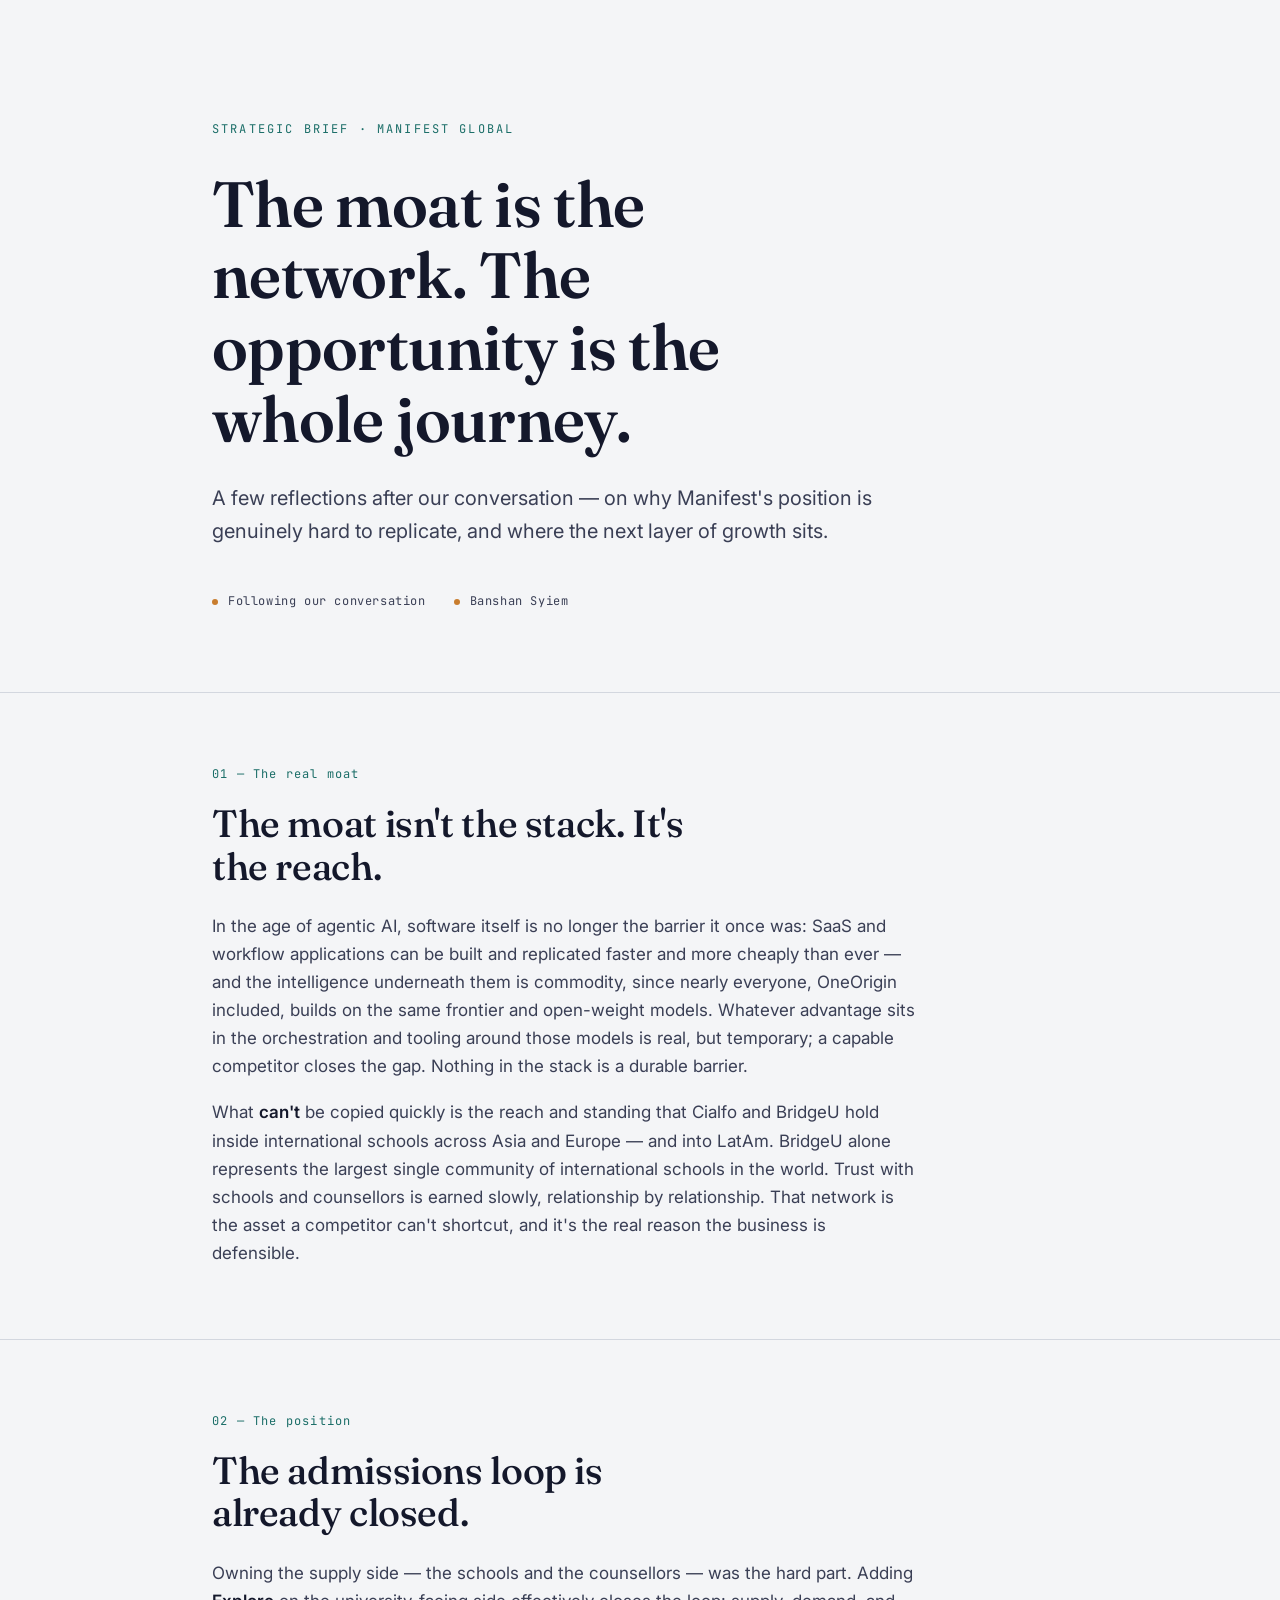
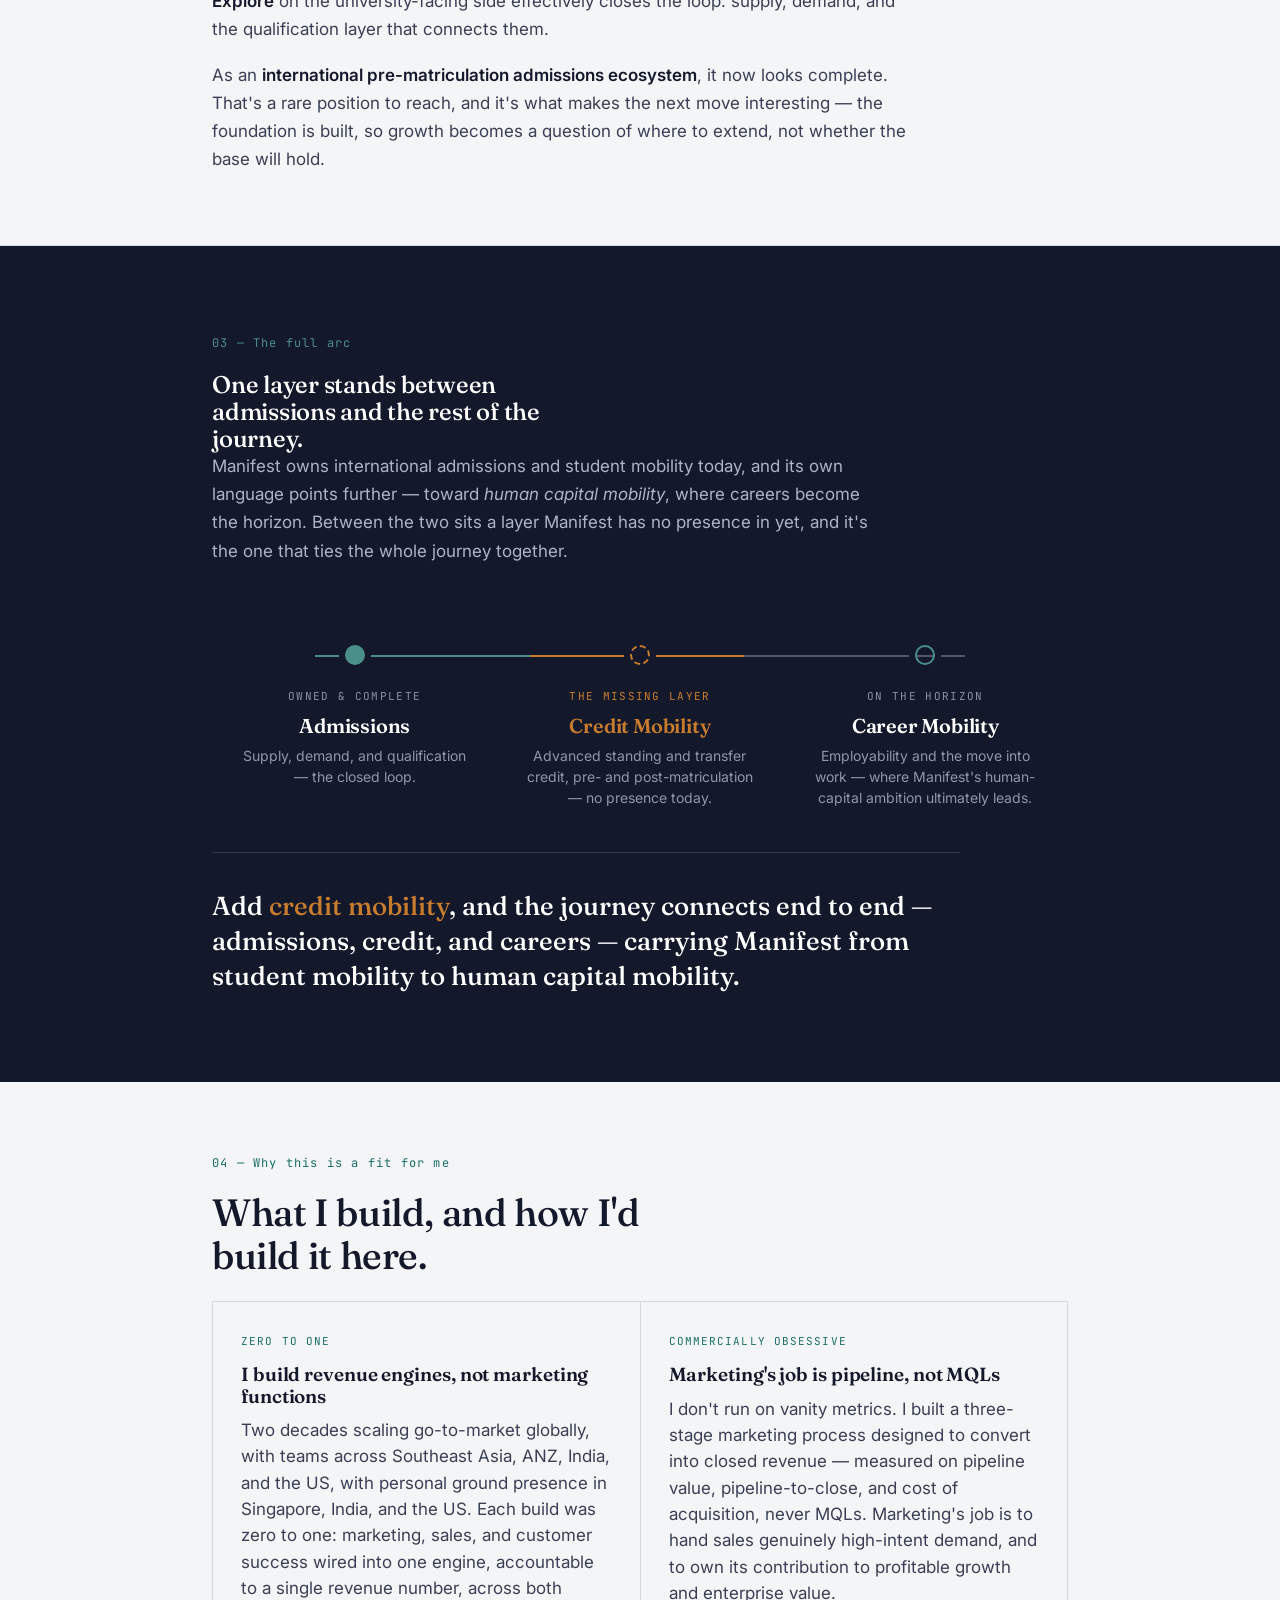
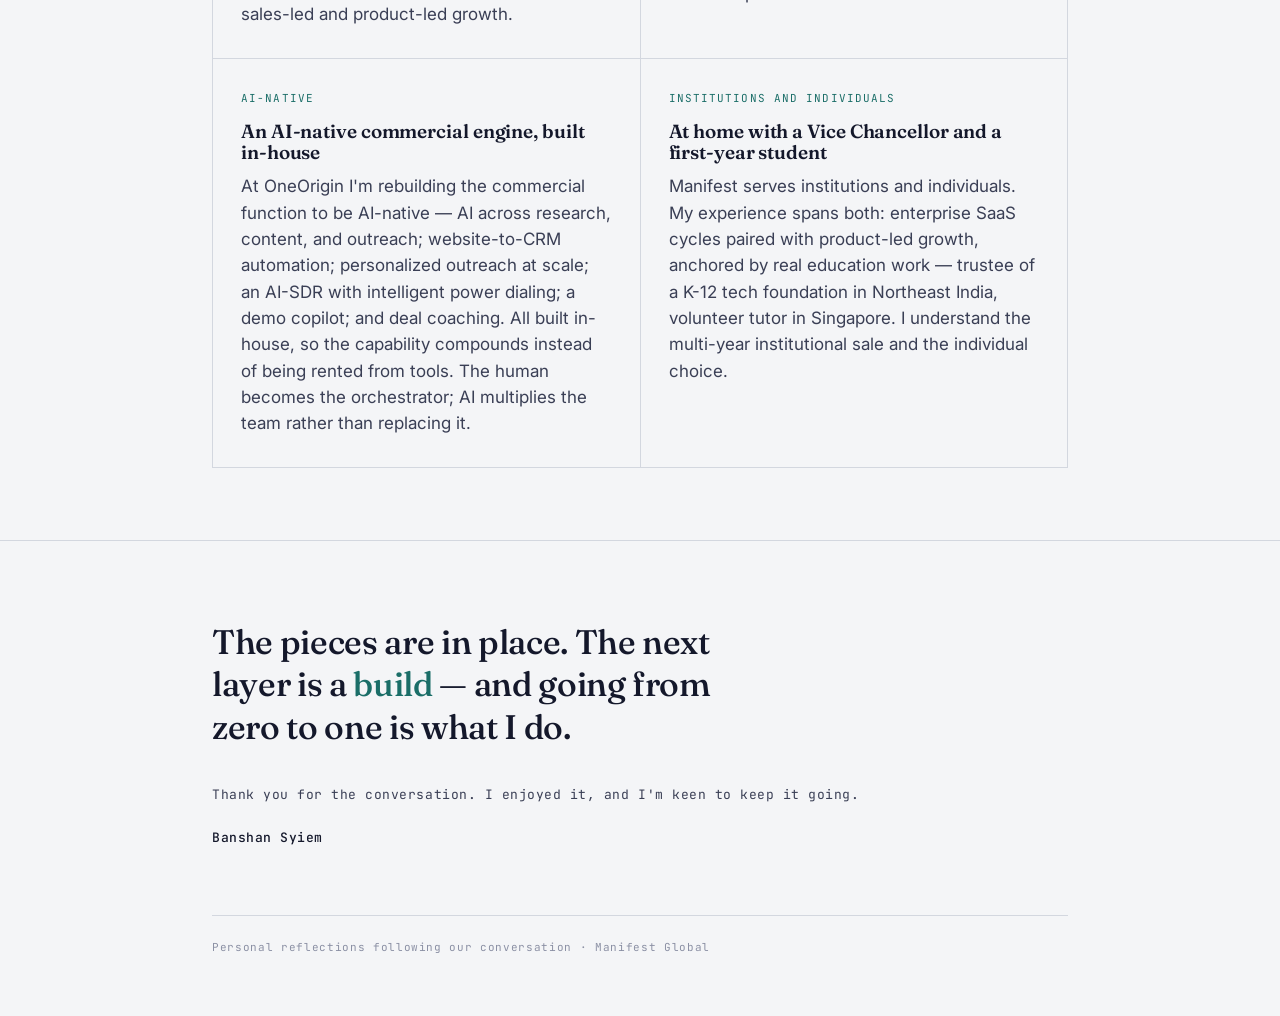
<file: index.html>
<!DOCTYPE html>
<html lang="en">
<head>
<meta charset="UTF-8">
<meta name="viewport" content="width=device-width, initial-scale=1.0">
<title>Manifest Global — Strategic Brief</title>
<link rel="preconnect" href="https://fonts.googleapis.com">
<link rel="preconnect" href="https://fonts.gstatic.com" crossorigin>
<link href="https://fonts.googleapis.com/css2?family=Fraunces:opsz,wght@9..144,400;9..144,500;9..144,600&family=Inter:wght@400;500;600&family=JetBrains+Mono:wght@500&display=swap" rel="stylesheet">
<link rel="stylesheet" href="style.css">
</head>
<body>

  <header class="hero">
    <div class="wrap">
      <div class="eyebrow">Strategic Brief &middot; Manifest Global</div>
      <h1>The moat is the network. The opportunity is the whole journey.</h1>
      <p class="lede">A few reflections after our conversation — on why Manifest's position is genuinely hard to replicate, and where the next layer of growth sits.</p>
      <div class="meta">
        <span>Following our conversation</span>
        <span>Banshan Syiem</span>
      </div>
    </div>
  </header>

  <section class="block reveal">
    <div class="wrap">
      <div class="num">01 — The real moat</div>
      <h2>The moat isn't the stack. It's the reach.</h2>
      <p>In the age of agentic AI, software itself is no longer the barrier it once was: SaaS and workflow applications can be built and replicated faster and more cheaply than ever — and the intelligence underneath them is commodity, since nearly everyone, OneOrigin included, builds on the same frontier and open-weight models. Whatever advantage sits in the orchestration and tooling around those models is real, but temporary; a capable competitor closes the gap. Nothing in the stack is a durable barrier.</p>
      <p>What <strong>can't</strong> be copied quickly is the reach and standing that Cialfo and BridgeU hold inside international schools across Asia and Europe — and into LatAm. BridgeU alone represents the largest single community of international schools in the world. Trust with schools and counsellors is earned slowly, relationship by relationship. That network is the asset a competitor can't shortcut, and it's the real reason the business is defensible.</p>
    </div>
  </section>

  <section class="block reveal">
    <div class="wrap">
      <div class="num">02 — The position</div>
      <h2>The admissions loop is already closed.</h2>
      <p>Owning the supply side — the schools and the counsellors — was the hard part. Adding <strong>Explore</strong> on the university-facing side effectively closes the loop: supply, demand, and the qualification layer that connects them.</p>
      <p>As an <strong>international pre-matriculation admissions ecosystem</strong>, it now looks complete. That's a rare position to reach, and it's what makes the next move interesting — the foundation is built, so growth becomes a question of where to extend, not whether the base will hold.</p>
    </div>
  </section>

  <section class="journey-section">
    <div class="wrap">
      <div class="num reveal">03 — The full arc</div>
      <h2 class="reveal">One layer stands between admissions and the rest of the journey.</h2>
      <p class="intro reveal">Manifest owns international admissions and student mobility today, and its own language points further — toward <em>human capital mobility</em>, where careers become the horizon. Between the two sits a layer Manifest has no presence in yet, and it's the one that ties the whole journey together.</p>

      <div class="journey reveal">
        <div class="track"></div>
        <div class="station owned">
          <div class="dot"></div>
          <div>
            <div class="tag">Owned &amp; complete</div>
            <h3>Admissions</h3>
            <p>Supply, demand, and qualification — the closed loop.</p>
          </div>
        </div>
        <div class="station gap">
          <div class="dot"></div>
          <div>
            <div class="tag">The missing layer</div>
            <h3>Credit Mobility</h3>
            <p>Advanced standing and transfer credit, pre- and post-matriculation — no presence today.</p>
          </div>
        </div>
        <div class="station emerging">
          <div class="dot"></div>
          <div>
            <div class="tag">On the horizon</div>
            <h3>Career Mobility</h3>
            <p>Employability and the move into work — where Manifest's human-capital ambition ultimately leads.</p>
          </div>
        </div>
      </div>

      <p class="journey-conclusion reveal">Add <span class="hl">credit mobility</span>, and the journey connects end to end — admissions, credit, and careers — carrying Manifest from student mobility to human capital mobility.</p>
    </div>
  </section>

  <section class="block why reveal">
    <div class="wrap">
      <div class="num">04 — Why this is a fit for me</div>
      <h2>What I build, and how I'd build it here.</h2>
      <div class="creds">
        <div class="cred">
          <div class="k">Zero to one</div>
          <h3>I build revenue engines, not marketing functions</h3>
          <p>Two decades scaling go-to-market globally, with teams across Southeast Asia, ANZ, India, and the US, with personal ground presence in Singapore, India, and the US. Each build was zero to one: marketing, sales, and customer success wired into one engine, accountable to a single revenue number, across both sales-led and product-led growth.</p>
        </div>
        <div class="cred">
          <div class="k">Commercially obsessive</div>
          <h3>Marketing's job is pipeline, not MQLs</h3>
          <p>I don't run on vanity metrics. I built a three-stage marketing process designed to convert into closed revenue — measured on pipeline value, pipeline-to-close, and cost of acquisition, never MQLs. Marketing's job is to hand sales genuinely high-intent demand, and to own its contribution to profitable growth and enterprise value.</p>
        </div>
        <div class="cred">
          <div class="k">AI-native</div>
          <h3>An AI-native commercial engine, built in-house</h3>
          <p>At OneOrigin I'm rebuilding the commercial function to be AI-native — AI across research, content, and outreach; website-to-CRM automation; personalized outreach at scale; an AI-SDR with intelligent power dialing; a demo copilot; and deal coaching. All built in-house, so the capability compounds instead of being rented from tools. The human becomes the orchestrator; AI multiplies the team rather than replacing it.</p>
        </div>
        <div class="cred">
          <div class="k">Institutions and individuals</div>
          <h3>At home with a Vice Chancellor and a first-year student</h3>
          <p>Manifest serves institutions and individuals. My experience spans both: enterprise SaaS cycles paired with product-led growth, anchored by real education work — trustee of a K-12 tech foundation in Northeast India, volunteer tutor in Singapore. I understand the multi-year institutional sale and the individual choice.</p>
        </div>
      </div>
    </div>
  </section>

  <section class="close reveal">
    <div class="wrap">
      <p class="line">The pieces are in place. The next layer is a <em>build</em> — and going from zero to one is what I do.</p>
      <p class="sig">Thank you for the conversation. I enjoyed it, and I'm keen to keep it going.<br><br><strong>Banshan Syiem</strong></p>
    </div>
  </section>

  <footer>
    <div class="wrap">
      <div class="rule"></div>
      <p>Personal reflections following our conversation &middot; Manifest Global</p>
    </div>
  </footer>

<script>
  const io=new IntersectionObserver((entries)=>{
    entries.forEach(e=>{
      if(e.isIntersecting){
        e.target.classList.add('in');
        if(e.target.classList.contains('journey')) e.target.classList.add('in');
      }
    });
  },{threshold:.2});
  document.querySelectorAll('.reveal,.journey').forEach(el=>io.observe(el));
</script>
</body>
</html>
</file>
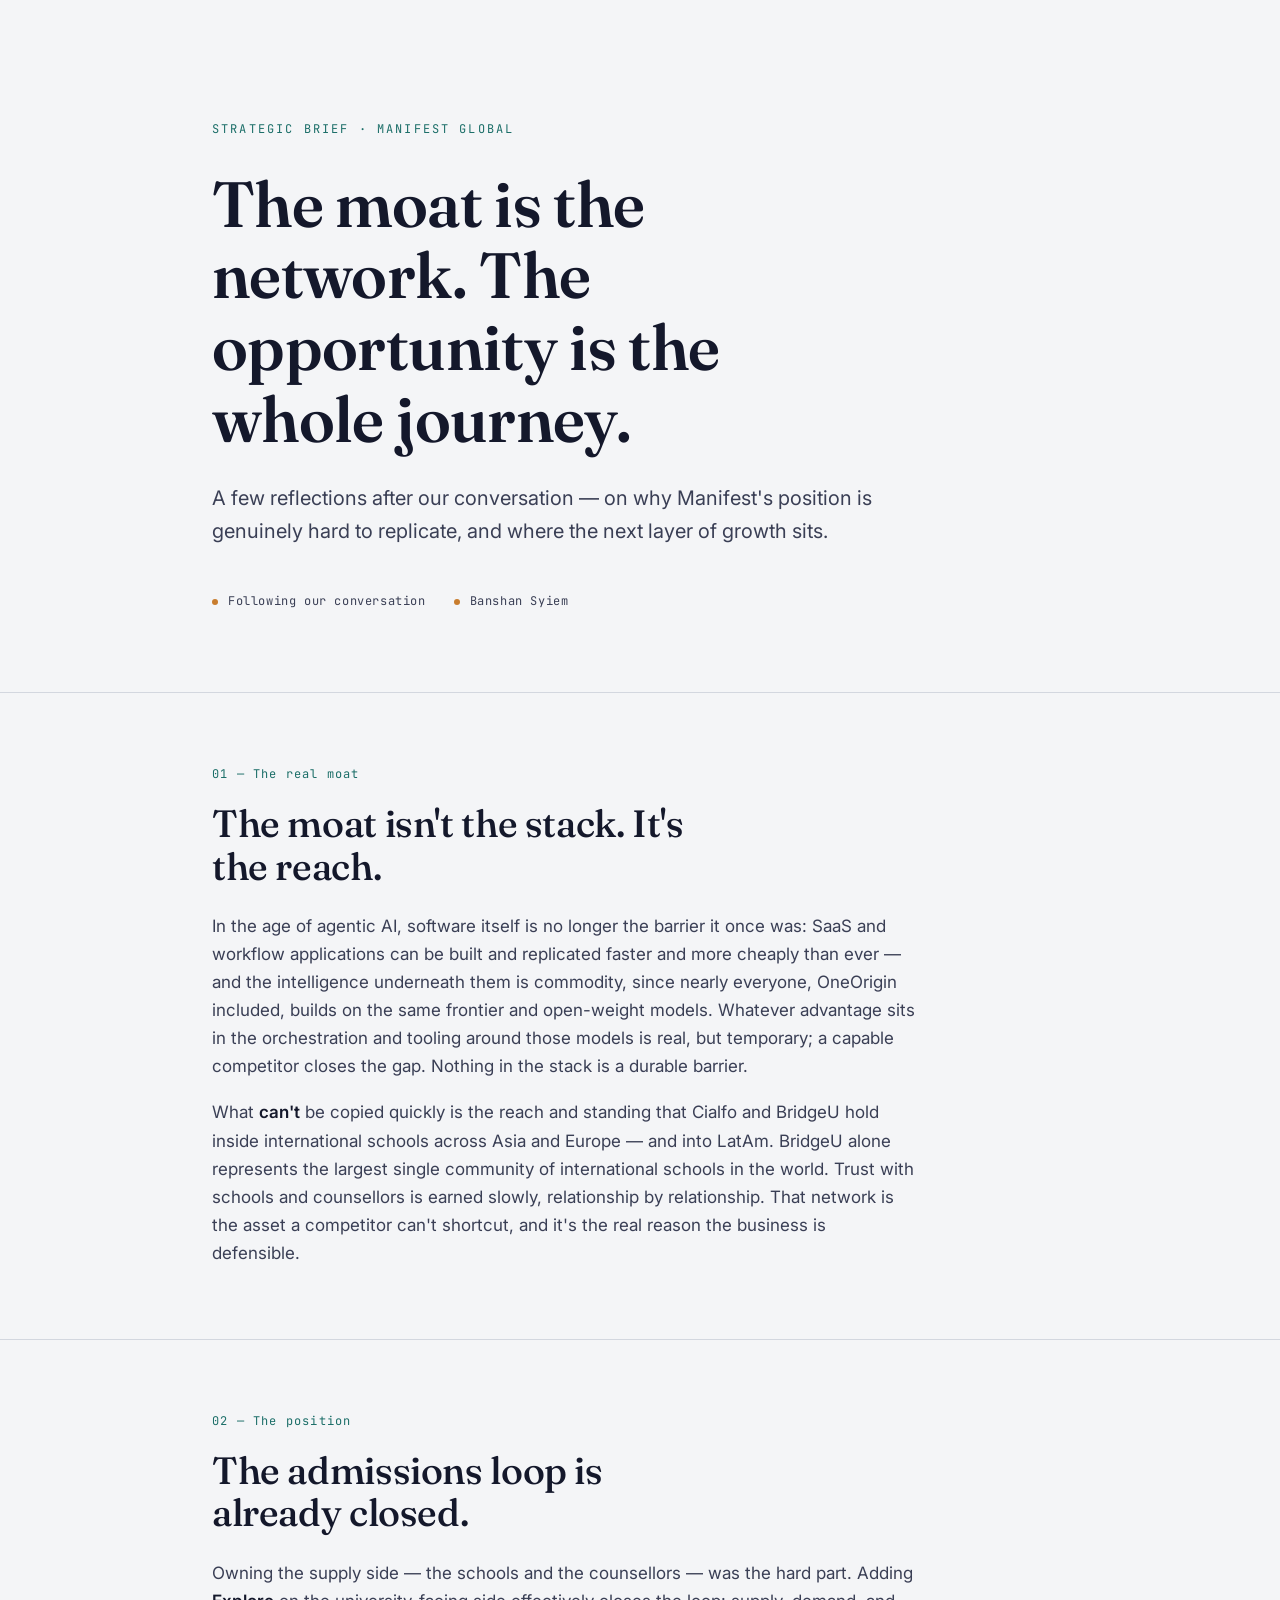
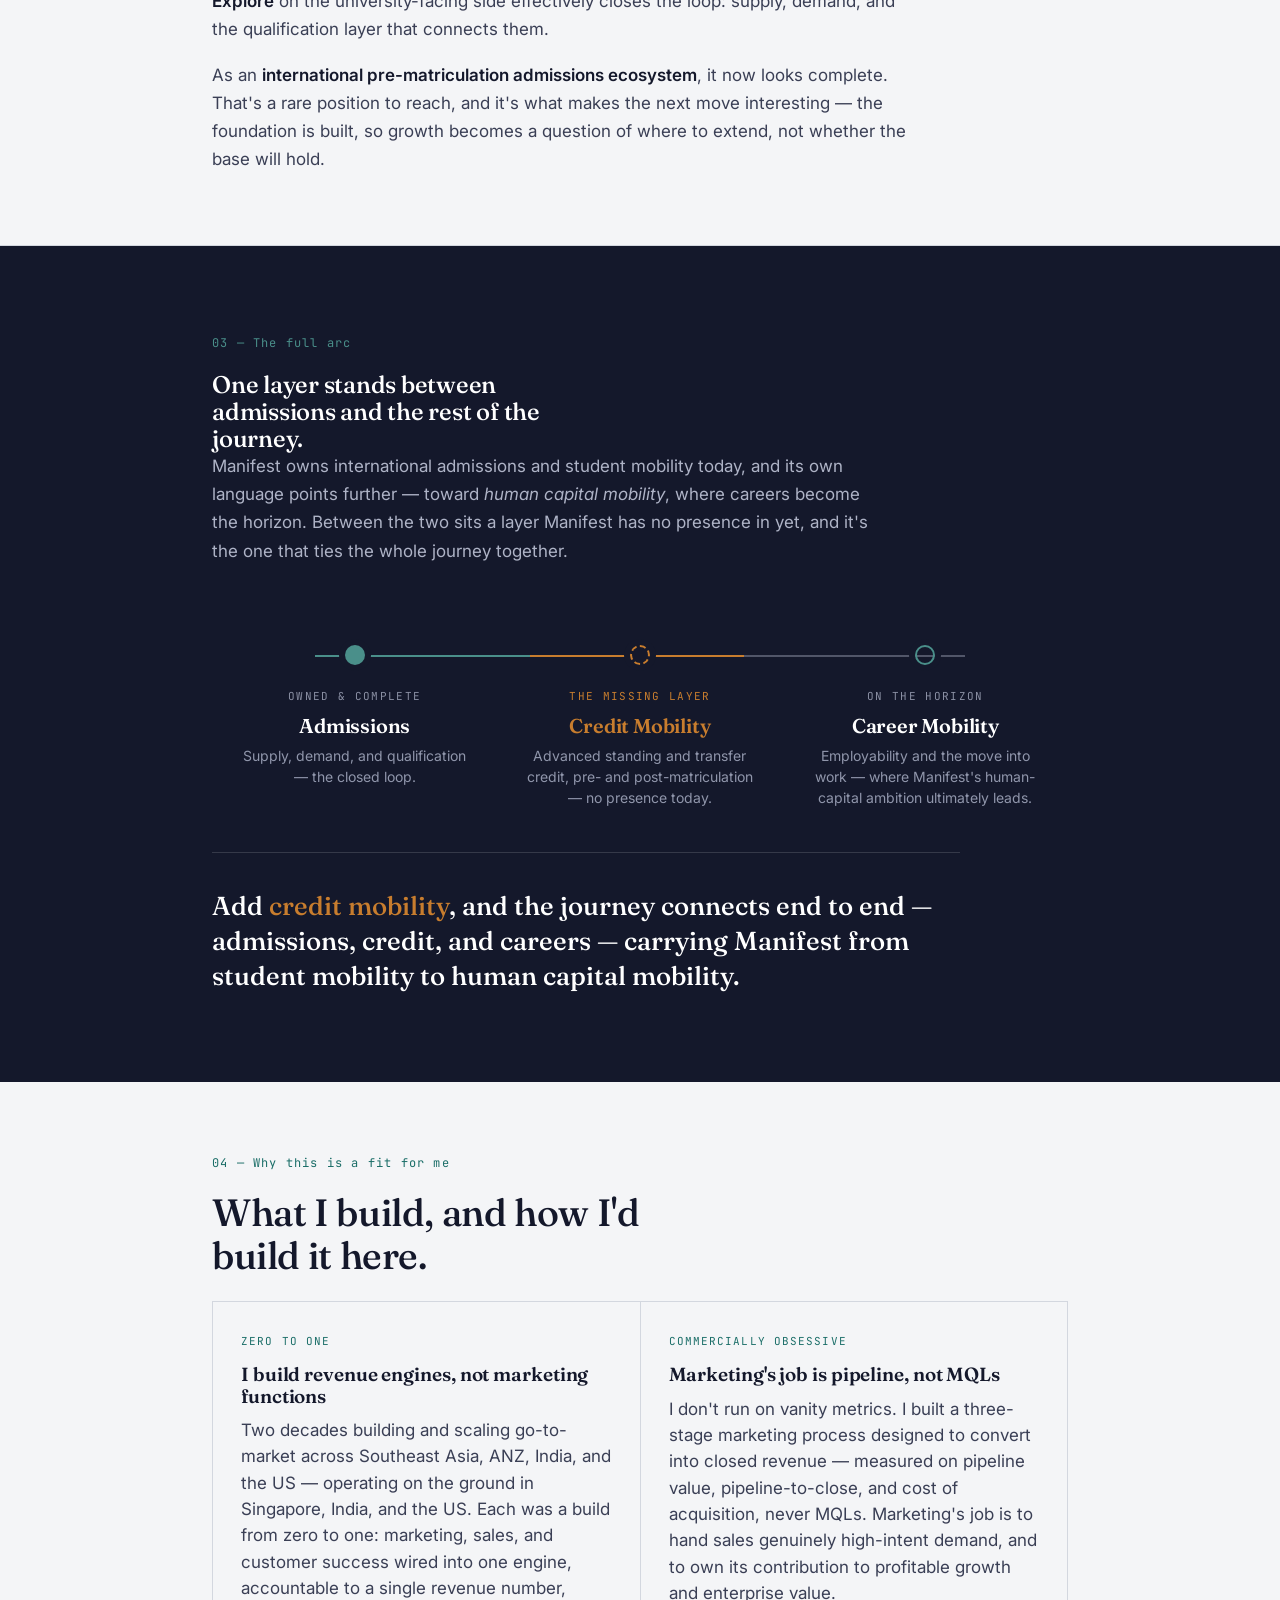
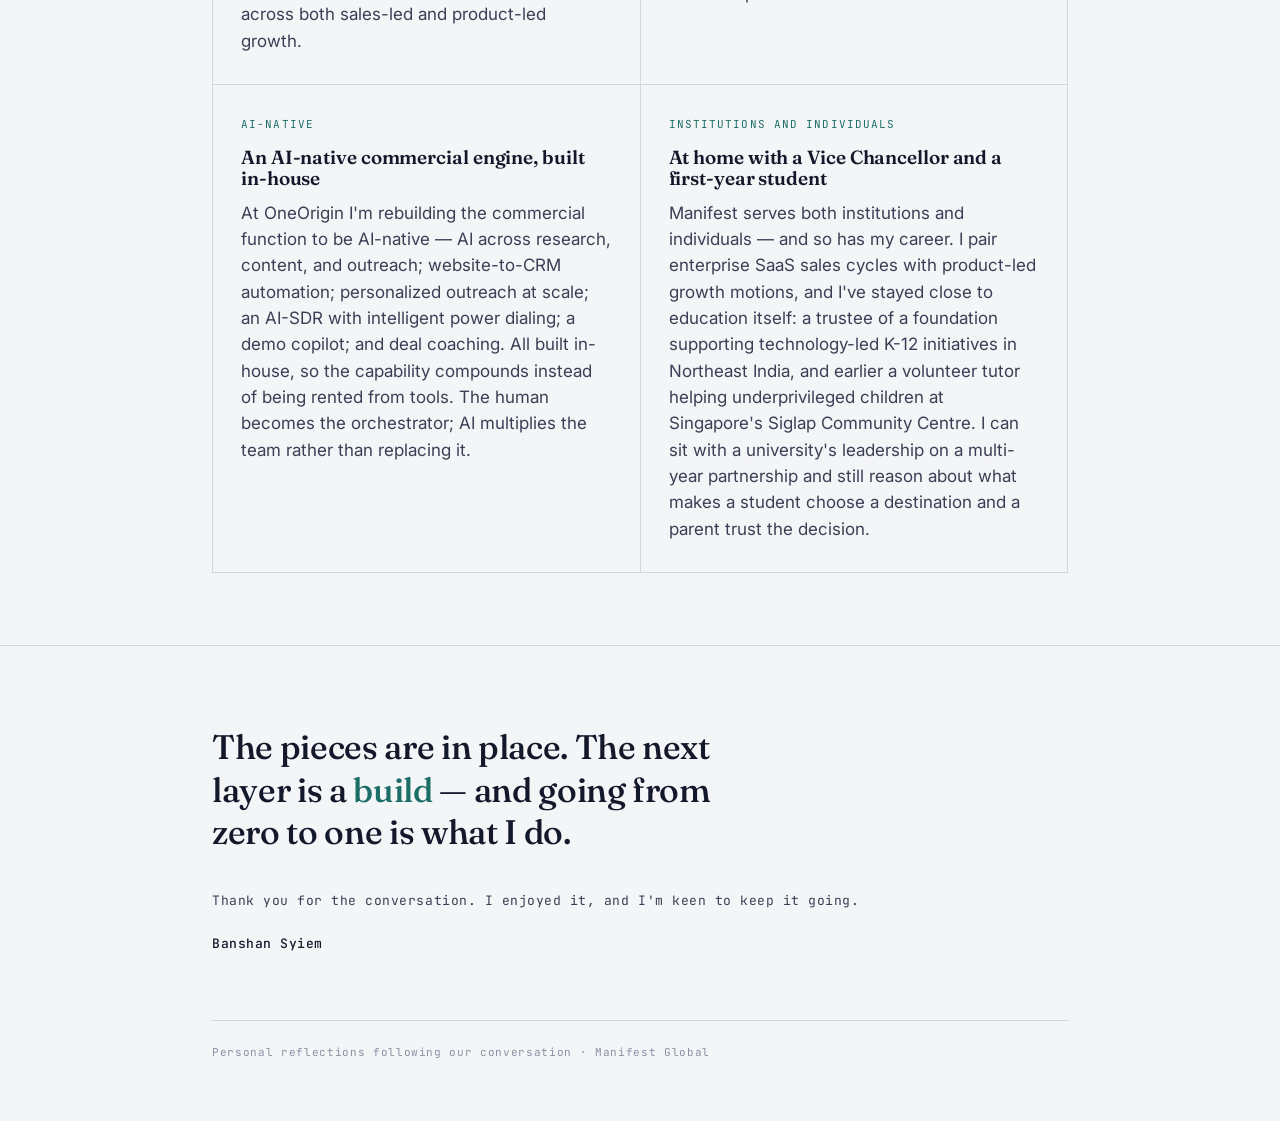
<file: manifest-global-brief/index.html>
<!DOCTYPE html>
<html lang="en">
<head>
<meta charset="UTF-8">
<meta name="viewport" content="width=device-width, initial-scale=1.0">
<title>Manifest Global — Strategic Brief</title>
<link rel="preconnect" href="https://fonts.googleapis.com">
<link rel="preconnect" href="https://fonts.gstatic.com" crossorigin>
<link href="https://fonts.googleapis.com/css2?family=Fraunces:opsz,wght@9..144,400;9..144,500;9..144,600&family=Inter:wght@400;500;600&family=JetBrains+Mono:wght@500&display=swap" rel="stylesheet">
<link rel="stylesheet" href="style.css">
</head>
<body>

  <header class="hero">
    <div class="wrap">
      <div class="eyebrow">Strategic Brief &middot; Manifest Global</div>
      <h1>The moat is the network. The opportunity is the whole journey.</h1>
      <p class="lede">A few reflections after our conversation — on why Manifest's position is genuinely hard to replicate, and where the next layer of growth sits.</p>
      <div class="meta">
        <span>Following our conversation</span>
        <span>Banshan Syiem</span>
      </div>
    </div>
  </header>

  <section class="block reveal">
    <div class="wrap">
      <div class="num">01 — The real moat</div>
      <h2>The moat isn't the stack. It's the reach.</h2>
      <p>In the age of agentic AI, software itself is no longer the barrier it once was: SaaS and workflow applications can be built and replicated faster and more cheaply than ever — and the intelligence underneath them is commodity, since nearly everyone, OneOrigin included, builds on the same frontier and open-weight models. Whatever advantage sits in the orchestration and tooling around those models is real, but temporary; a capable competitor closes the gap. Nothing in the stack is a durable barrier.</p>
      <p>What <strong>can't</strong> be copied quickly is the reach and standing that Cialfo and BridgeU hold inside international schools across Asia and Europe — and into LatAm. BridgeU alone represents the largest single community of international schools in the world. Trust with schools and counsellors is earned slowly, relationship by relationship. That network is the asset a competitor can't shortcut, and it's the real reason the business is defensible.</p>
    </div>
  </section>

  <section class="block reveal">
    <div class="wrap">
      <div class="num">02 — The position</div>
      <h2>The admissions loop is already closed.</h2>
      <p>Owning the supply side — the schools and the counsellors — was the hard part. Adding <strong>Explore</strong> on the university-facing side effectively closes the loop: supply, demand, and the qualification layer that connects them.</p>
      <p>As an <strong>international pre-matriculation admissions ecosystem</strong>, it now looks complete. That's a rare position to reach, and it's what makes the next move interesting — the foundation is built, so growth becomes a question of where to extend, not whether the base will hold.</p>
    </div>
  </section>

  <section class="journey-section">
    <div class="wrap">
      <div class="num reveal">03 — The full arc</div>
      <h2 class="reveal">One layer stands between admissions and the rest of the journey.</h2>
      <p class="intro reveal">Manifest owns international admissions and student mobility today, and its own language points further — toward <em>human capital mobility</em>, where careers become the horizon. Between the two sits a layer Manifest has no presence in yet, and it's the one that ties the whole journey together.</p>

      <div class="journey reveal">
        <div class="track"></div>
        <div class="station owned">
          <div class="dot"></div>
          <div>
            <div class="tag">Owned &amp; complete</div>
            <h3>Admissions</h3>
            <p>Supply, demand, and qualification — the closed loop.</p>
          </div>
        </div>
        <div class="station gap">
          <div class="dot"></div>
          <div>
            <div class="tag">The missing layer</div>
            <h3>Credit Mobility</h3>
            <p>Advanced standing and transfer credit, pre- and post-matriculation — no presence today.</p>
          </div>
        </div>
        <div class="station emerging">
          <div class="dot"></div>
          <div>
            <div class="tag">On the horizon</div>
            <h3>Career Mobility</h3>
            <p>Employability and the move into work — where Manifest's human-capital ambition ultimately leads.</p>
          </div>
        </div>
      </div>

      <p class="journey-conclusion reveal">Add <span class="hl">credit mobility</span>, and the journey connects end to end — admissions, credit, and careers — carrying Manifest from student mobility to human capital mobility.</p>
    </div>
  </section>

  <section class="block why reveal">
    <div class="wrap">
      <div class="num">04 — Why this is a fit for me</div>
      <h2>What I build, and how I'd build it here.</h2>
      <div class="creds">
        <div class="cred">
          <div class="k">Zero to one</div>
          <h3>I build revenue engines, not marketing functions</h3>
          <p>Two decades building and scaling go-to-market across Southeast Asia, ANZ, India, and the US — operating on the ground in Singapore, India, and the US. Each was a build from zero to one: marketing, sales, and customer success wired into one engine, accountable to a single revenue number, across both sales-led and product-led growth.</p>
        </div>
        <div class="cred">
          <div class="k">Commercially obsessive</div>
          <h3>Marketing's job is pipeline, not MQLs</h3>
          <p>I don't run on vanity metrics. I built a three-stage marketing process designed to convert into closed revenue — measured on pipeline value, pipeline-to-close, and cost of acquisition, never MQLs. Marketing's job is to hand sales genuinely high-intent demand, and to own its contribution to profitable growth and enterprise value.</p>
        </div>
        <div class="cred">
          <div class="k">AI-native</div>
          <h3>An AI-native commercial engine, built in-house</h3>
          <p>At OneOrigin I'm rebuilding the commercial function to be AI-native — AI across research, content, and outreach; website-to-CRM automation; personalized outreach at scale; an AI-SDR with intelligent power dialing; a demo copilot; and deal coaching. All built in-house, so the capability compounds instead of being rented from tools. The human becomes the orchestrator; AI multiplies the team rather than replacing it.</p>
        </div>
        <div class="cred">
          <div class="k">Institutions and individuals</div>
          <h3>At home with a Vice Chancellor and a first-year student</h3>
          <p>Manifest serves both institutions and individuals — and so has my career. I pair enterprise SaaS sales cycles with product-led growth motions, and I've stayed close to education itself: a trustee of a foundation supporting technology-led K-12 initiatives in Northeast India, and earlier a volunteer tutor helping underprivileged children at Singapore's Siglap Community Centre. I can sit with a university's leadership on a multi-year partnership and still reason about what makes a student choose a destination and a parent trust the decision.</p>
        </div>
      </div>
    </div>
  </section>

  <section class="close reveal">
    <div class="wrap">
      <p class="line">The pieces are in place. The next layer is a <em>build</em> — and going from zero to one is what I do.</p>
      <p class="sig">Thank you for the conversation. I enjoyed it, and I'm keen to keep it going.<br><br><strong>Banshan Syiem</strong></p>
    </div>
  </section>

  <footer>
    <div class="wrap">
      <div class="rule"></div>
      <p>Personal reflections following our conversation &middot; Manifest Global</p>
    </div>
  </footer>

<script>
  const io=new IntersectionObserver((entries)=>{
    entries.forEach(e=>{
      if(e.isIntersecting){
        e.target.classList.add('in');
        if(e.target.classList.contains('journey')) e.target.classList.add('in');
      }
    });
  },{threshold:.2});
  document.querySelectorAll('.reveal,.journey').forEach(el=>io.observe(el));
</script>
</body>
</html>
</file>
<file: style.css>
:root{
  --ink:#14182B;
  --ink-soft:#3A3F55;
  --paper:#F4F5F7;
  --paper-2:#ECEEF2;
  --teal:#1B6E68;
  --teal-soft:#4A8F8A;
  --amber:#C87D2E;
  --amber-tint:#F3E4D0;
  --line:#D3D7DF;
  --white:#FFFFFF;
}
*{box-sizing:border-box;margin:0;padding:0}
html{scroll-behavior:smooth}
body{
  background:var(--paper);
  color:var(--ink);
  font-family:'Inter',system-ui,sans-serif;
  line-height:1.65;
  -webkit-font-smoothing:antialiased;
}
.wrap{max-width:920px;margin:0 auto;padding:0 32px}
.eyebrow{
  font-family:'JetBrains Mono',monospace;
  font-size:12px;
  letter-spacing:.18em;
  text-transform:uppercase;
  color:var(--teal);
}
h1,h2,h3{font-family:'Fraunces',Georgia,serif;font-weight:500;line-height:1.12;letter-spacing:-0.01em}

/* ---- HERO ---- */
.hero{padding:120px 0 80px;border-bottom:1px solid var(--line)}
.hero .eyebrow{margin-bottom:28px}
.hero h1{
  font-size:clamp(38px,6vw,64px);
  font-weight:600;
  max-width:16ch;
  margin-bottom:28px;
}
.hero .lede{
  font-size:clamp(17px,2.2vw,20px);
  color:var(--ink-soft);
  max-width:56ch;
}
.hero .meta{
  margin-top:44px;
  display:flex;gap:28px;flex-wrap:wrap;
  font-family:'JetBrains Mono',monospace;
  font-size:12px;letter-spacing:.05em;color:var(--ink-soft);
}
.hero .meta span{position:relative;padding-left:16px}
.hero .meta span::before{content:"";position:absolute;left:0;top:7px;width:6px;height:6px;background:var(--amber);border-radius:50%}

/* ---- SECTIONS ---- */
section.block{padding:72px 0;border-bottom:1px solid var(--line)}
.num{
  font-family:'JetBrains Mono',monospace;
  font-size:12px;color:var(--teal);letter-spacing:.1em;margin-bottom:18px;
}
section.block h2{font-size:clamp(26px,4vw,38px);max-width:20ch;margin-bottom:24px}
section.block p{font-size:17px;color:var(--ink-soft);max-width:64ch;margin-bottom:18px}
section.block p strong{color:var(--ink);font-weight:600}
section.block p:last-child{margin-bottom:0}

/* ---- JOURNEY (signature) ---- */
.journey-section{background:var(--ink);color:var(--paper);padding:88px 0;border-bottom:none}
.journey-section .num{color:var(--teal-soft)}
.journey-section h2{color:var(--white);max-width:22ch}
.journey-section .intro{color:#AEB3C6;font-size:17px;max-width:60ch;margin-bottom:56px}
.journey{
  display:grid;
  grid-template-columns:1fr 1fr 1fr;
  gap:0;
  position:relative;
  margin-bottom:44px;
}
.track{
  position:absolute;top:34px;left:12%;right:12%;height:2px;
  background:linear-gradient(90deg,var(--teal-soft) 0%,var(--teal-soft) 33%,var(--amber) 33%,var(--amber) 66%,rgba(174,179,198,.4) 66%,rgba(174,179,198,.4) 100%);
  transform:scaleX(0);transform-origin:left;
  transition:transform 1.1s cubic-bezier(.6,0,.2,1);
}
.journey.in .track{transform:scaleX(1)}
.station{position:relative;text-align:center;padding:0 14px}
.dot{
  width:20px;height:20px;border-radius:50%;margin:24px auto 22px;
  background:var(--teal-soft);position:relative;z-index:2;
  box-shadow:0 0 0 6px var(--ink);
}
.station.gap .dot{
  background:var(--ink);
  border:2px dashed var(--amber);
  box-shadow:0 0 0 6px var(--ink);
  animation:pulse 2.4s ease-in-out infinite;
}
.station.emerging .dot{background:transparent;border:2px solid var(--teal-soft)}
@keyframes pulse{0%,100%{transform:scale(1);opacity:1}50%{transform:scale(1.18);opacity:.75}}
.station .tag{
  font-family:'JetBrains Mono',monospace;font-size:11px;letter-spacing:.12em;
  text-transform:uppercase;margin-bottom:10px;color:#8b90a4;
}
.station.gap .tag{color:var(--amber)}
.station h3{font-size:20px;color:var(--white);font-weight:600;margin-bottom:8px}
.station.gap h3{color:var(--amber)}
.station p{font-size:14px;color:#9096ab;line-height:1.5;max-width:26ch;margin:0 auto}
.journey-conclusion{
  border-top:1px solid rgba(255,255,255,.14);
  padding-top:36px;
  font-family:'Fraunces',serif;
  font-size:clamp(19px,2.6vw,26px);
  color:var(--white);
  max-width:44ch;line-height:1.35;font-weight:500;
}
.journey-conclusion .hl{color:var(--amber)}

/* ---- WHY ME ---- */
.why h2{margin-bottom:44px}
.creds{display:grid;grid-template-columns:1fr 1fr;gap:1px;background:var(--line);border:1px solid var(--line)}
.cred{background:var(--paper);padding:30px 28px}
.cred .k{
  font-family:'JetBrains Mono',monospace;font-size:11px;letter-spacing:.1em;
  text-transform:uppercase;color:var(--teal);margin-bottom:14px;
}
.cred h3{font-size:19px;font-weight:600;margin-bottom:10px;letter-spacing:-0.005em}
.cred p{font-size:15px;color:var(--ink-soft);line-height:1.55;margin:0;max-width:none}

/* ---- CLOSE ---- */
.close{padding:80px 0 40px;text-align:left}
.close .line{
  font-family:'Fraunces',serif;font-weight:500;
  font-size:clamp(24px,3.6vw,34px);line-height:1.25;
  max-width:24ch;margin-bottom:36px;letter-spacing:-0.01em;
}
.close .line em{font-style:normal;color:var(--teal)}
.sig{font-family:'JetBrains Mono',monospace;font-size:13px;color:var(--ink-soft);letter-spacing:.04em}
.sig strong{color:var(--ink);font-weight:500}
footer{padding:26px 0 60px}
footer .rule{height:1px;background:var(--line);margin-bottom:22px}
footer p{font-family:'JetBrains Mono',monospace;font-size:11px;color:#8b90a4;letter-spacing:.06em}

/* reveal */
.reveal{opacity:0;transform:translateY(18px);transition:opacity .7s ease,transform .7s ease}
.reveal.in{opacity:1;transform:none}

@media (max-width:680px){
  .wrap{padding:0 22px}
  .hero{padding:84px 0 56px}
  .creds{grid-template-columns:1fr}
  .journey{grid-template-columns:1fr;gap:20px}
  .track{display:none}
  .station{text-align:left;display:grid;grid-template-columns:auto 1fr;gap:16px;align-items:start}
  .dot{margin:4px 0 0}
  .station p{margin:0}
  .station > div{grid-column:2}
  .station .dot{grid-row:1;grid-column:1}
}
@media (prefers-reduced-motion:reduce){
  *{animation:none!important;transition:none!important}
  .reveal{opacity:1;transform:none}
  .track{transform:scaleX(1)}
}
</file>
<file: manifest-global-brief/style.css>
:root{
  --ink:#14182B;
  --ink-soft:#3A3F55;
  --paper:#F4F5F7;
  --paper-2:#ECEEF2;
  --teal:#1B6E68;
  --teal-soft:#4A8F8A;
  --amber:#C87D2E;
  --amber-tint:#F3E4D0;
  --line:#D3D7DF;
  --white:#FFFFFF;
}
*{box-sizing:border-box;margin:0;padding:0}
html{scroll-behavior:smooth}
body{
  background:var(--paper);
  color:var(--ink);
  font-family:'Inter',system-ui,sans-serif;
  line-height:1.65;
  -webkit-font-smoothing:antialiased;
}
.wrap{max-width:920px;margin:0 auto;padding:0 32px}
.eyebrow{
  font-family:'JetBrains Mono',monospace;
  font-size:12px;
  letter-spacing:.18em;
  text-transform:uppercase;
  color:var(--teal);
}
h1,h2,h3{font-family:'Fraunces',Georgia,serif;font-weight:500;line-height:1.12;letter-spacing:-0.01em}

/* ---- HERO ---- */
.hero{padding:120px 0 80px;border-bottom:1px solid var(--line)}
.hero .eyebrow{margin-bottom:28px}
.hero h1{
  font-size:clamp(38px,6vw,64px);
  font-weight:600;
  max-width:16ch;
  margin-bottom:28px;
}
.hero .lede{
  font-size:clamp(17px,2.2vw,20px);
  color:var(--ink-soft);
  max-width:56ch;
}
.hero .meta{
  margin-top:44px;
  display:flex;gap:28px;flex-wrap:wrap;
  font-family:'JetBrains Mono',monospace;
  font-size:12px;letter-spacing:.05em;color:var(--ink-soft);
}
.hero .meta span{position:relative;padding-left:16px}
.hero .meta span::before{content:"";position:absolute;left:0;top:7px;width:6px;height:6px;background:var(--amber);border-radius:50%}

/* ---- SECTIONS ---- */
section.block{padding:72px 0;border-bottom:1px solid var(--line)}
.num{
  font-family:'JetBrains Mono',monospace;
  font-size:12px;color:var(--teal);letter-spacing:.1em;margin-bottom:18px;
}
section.block h2{font-size:clamp(26px,4vw,38px);max-width:20ch;margin-bottom:24px}
section.block p{font-size:17px;color:var(--ink-soft);max-width:64ch;margin-bottom:18px}
section.block p strong{color:var(--ink);font-weight:600}
section.block p:last-child{margin-bottom:0}

/* ---- JOURNEY (signature) ---- */
.journey-section{background:var(--ink);color:var(--paper);padding:88px 0;border-bottom:none}
.journey-section .num{color:var(--teal-soft)}
.journey-section h2{color:var(--white);max-width:22ch}
.journey-section .intro{color:#AEB3C6;font-size:17px;max-width:60ch;margin-bottom:56px}
.journey{
  display:grid;
  grid-template-columns:1fr 1fr 1fr;
  gap:0;
  position:relative;
  margin-bottom:44px;
}
.track{
  position:absolute;top:34px;left:12%;right:12%;height:2px;
  background:linear-gradient(90deg,var(--teal-soft) 0%,var(--teal-soft) 33%,var(--amber) 33%,var(--amber) 66%,rgba(174,179,198,.4) 66%,rgba(174,179,198,.4) 100%);
  transform:scaleX(0);transform-origin:left;
  transition:transform 1.1s cubic-bezier(.6,0,.2,1);
}
.journey.in .track{transform:scaleX(1)}
.station{position:relative;text-align:center;padding:0 14px}
.dot{
  width:20px;height:20px;border-radius:50%;margin:24px auto 22px;
  background:var(--teal-soft);position:relative;z-index:2;
  box-shadow:0 0 0 6px var(--ink);
}
.station.gap .dot{
  background:var(--ink);
  border:2px dashed var(--amber);
  box-shadow:0 0 0 6px var(--ink);
  animation:pulse 2.4s ease-in-out infinite;
}
.station.emerging .dot{background:transparent;border:2px solid var(--teal-soft)}
@keyframes pulse{0%,100%{transform:scale(1);opacity:1}50%{transform:scale(1.18);opacity:.75}}
.station .tag{
  font-family:'JetBrains Mono',monospace;font-size:11px;letter-spacing:.12em;
  text-transform:uppercase;margin-bottom:10px;color:#8b90a4;
}
.station.gap .tag{color:var(--amber)}
.station h3{font-size:20px;color:var(--white);font-weight:600;margin-bottom:8px}
.station.gap h3{color:var(--amber)}
.station p{font-size:14px;color:#9096ab;line-height:1.5;max-width:26ch;margin:0 auto}
.journey-conclusion{
  border-top:1px solid rgba(255,255,255,.14);
  padding-top:36px;
  font-family:'Fraunces',serif;
  font-size:clamp(19px,2.6vw,26px);
  color:var(--white);
  max-width:44ch;line-height:1.35;font-weight:500;
}
.journey-conclusion .hl{color:var(--amber)}

/* ---- WHY ME ---- */
.why h2{margin-bottom:44px}
.creds{display:grid;grid-template-columns:1fr 1fr;gap:1px;background:var(--line);border:1px solid var(--line)}
.cred{background:var(--paper);padding:30px 28px}
.cred .k{
  font-family:'JetBrains Mono',monospace;font-size:11px;letter-spacing:.1em;
  text-transform:uppercase;color:var(--teal);margin-bottom:14px;
}
.cred h3{font-size:19px;font-weight:600;margin-bottom:10px;letter-spacing:-0.005em}
.cred p{font-size:15px;color:var(--ink-soft);line-height:1.55;margin:0;max-width:none}

/* ---- CLOSE ---- */
.close{padding:80px 0 40px;text-align:left}
.close .line{
  font-family:'Fraunces',serif;font-weight:500;
  font-size:clamp(24px,3.6vw,34px);line-height:1.25;
  max-width:24ch;margin-bottom:36px;letter-spacing:-0.01em;
}
.close .line em{font-style:normal;color:var(--teal)}
.sig{font-family:'JetBrains Mono',monospace;font-size:13px;color:var(--ink-soft);letter-spacing:.04em}
.sig strong{color:var(--ink);font-weight:500}
footer{padding:26px 0 60px}
footer .rule{height:1px;background:var(--line);margin-bottom:22px}
footer p{font-family:'JetBrains Mono',monospace;font-size:11px;color:#8b90a4;letter-spacing:.06em}

/* reveal */
.reveal{opacity:0;transform:translateY(18px);transition:opacity .7s ease,transform .7s ease}
.reveal.in{opacity:1;transform:none}

@media (max-width:680px){
  .wrap{padding:0 22px}
  .hero{padding:84px 0 56px}
  .creds{grid-template-columns:1fr}
  .journey{grid-template-columns:1fr;gap:20px}
  .track{display:none}
  .station{text-align:left;display:grid;grid-template-columns:auto 1fr;gap:16px;align-items:start}
  .dot{margin:4px 0 0}
  .station p{margin:0}
  .station > div{grid-column:2}
  .station .dot{grid-row:1;grid-column:1}
}
@media (prefers-reduced-motion:reduce){
  *{animation:none!important;transition:none!important}
  .reveal{opacity:1;transform:none}
  .track{transform:scaleX(1)}
}
</file>
